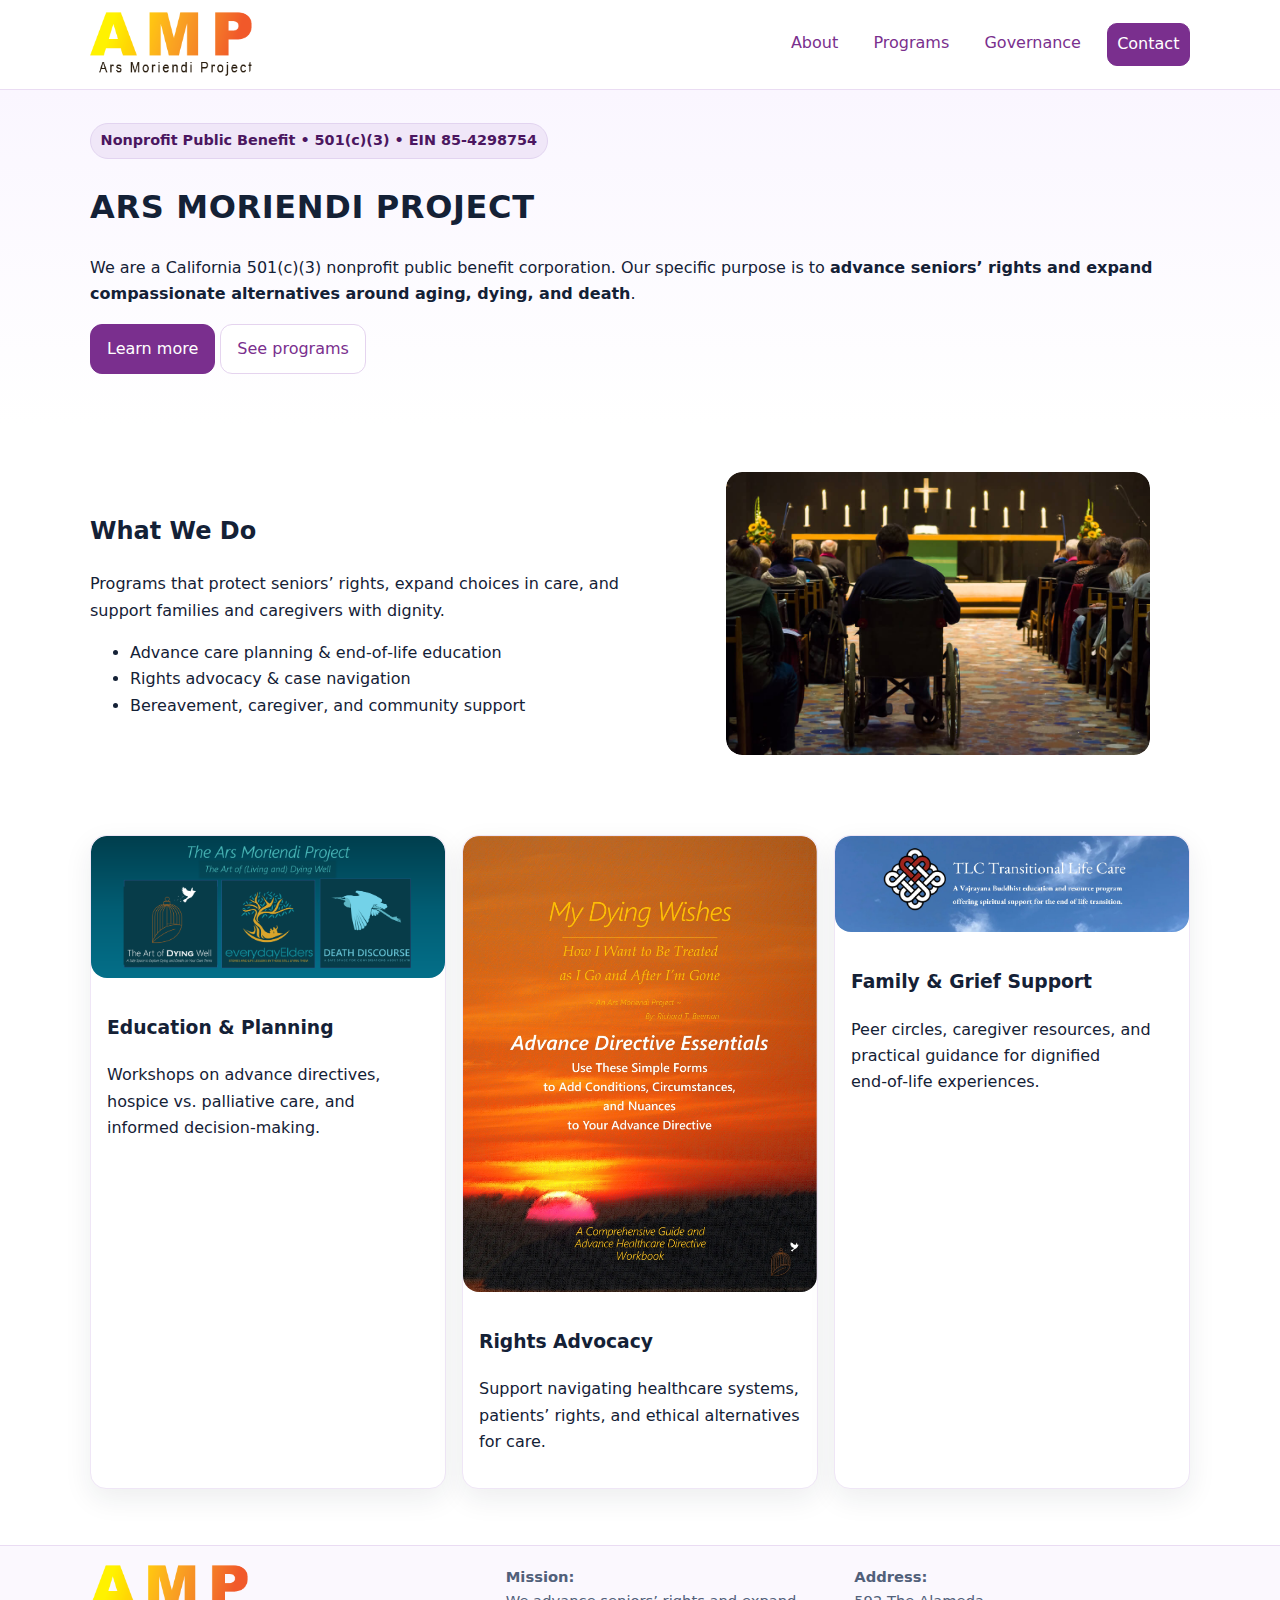
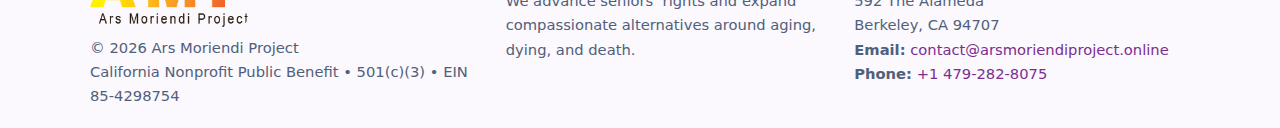
<file: index.html>
<!doctype html><html lang='en'><head><meta charset='utf-8'/><meta name='viewport' content='width=device-width,initial-scale=1'/><title>Home — Ars Moriendi Project</title><link rel='stylesheet' href='assets/styles.css'/><link rel='icon' href='images/logo.png'></head><body><header class="header"><div class="container nav">
  <a class="brand" href="index.html" aria-label="Home"><img src="images/logo.png" alt="Ars Moriendi Project logo"></a>
  <button class="menu-toggle" aria-label="Toggle navigation" aria-expanded="false">☰</button>
  <nav class="links" aria-label="Main">
    <a href="about.html">About</a>
    <a href="programs.html">Programs</a>
    <a href="governance.html">Governance</a>
    <a href="contact.html" class="btn btn-primary">Contact</a>
  </nav></div></header><main>
  <section class='hero'><div class='container inner'>
    <span class='badge'>Nonprofit Public Benefit • 501(c)(3) • EIN 85-4298754</span>
    <h1><span class='upper-strong'>ARS MORIENDI PROJECT</span></h1>
    <p>We are a California 501(c)(3) nonprofit public benefit corporation. Our specific purpose is to <strong>advance seniors’ rights and expand compassionate alternatives around aging, dying, and death</strong>.</p>
    <p><a class='btn btn-primary' href='about.html'>Learn more</a> <a class='btn' href='programs.html'>See programs</a></p>
  </div></section>

  <section class='section container split'>
    <div>
      <h2>What We Do</h2>
      <p>Programs that protect seniors’ rights, expand choices in care, and support families and caregivers with dignity.</p>
      <ul>
        <li>Advance care planning &amp; end‑of‑life education</li>
        <li>Rights advocacy &amp; case navigation</li>
        <li>Bereavement, caregiver, and community support</li>
      </ul>
    </div>
    <figure class='figure'><img src='images/hero.jpg' alt='Senior advocacy and family support'></figure>
  </section>

  <section class='section container grid-3'>
    <article class='card'><img src='images/education.jpg' alt='Education'><div class='card-body'>
      <h3>Education &amp; Planning</h3><p>Workshops on advance directives, hospice vs. palliative care, and informed decision‑making.</p></div></article>
    <article class='card'><img src='images/advocacy.jpg' alt='Advocacy'><div class='card-body'>
      <h3>Rights Advocacy</h3><p>Support navigating healthcare systems, patients’ rights, and ethical alternatives for care.</p></div></article>
    <article class='card'><img src='images/support.jpg' alt='Support'><div class='card-body'>
      <h3>Family &amp; Grief Support</h3><p>Peer circles, caregiver resources, and practical guidance for dignified end‑of‑life experiences.</p></div></article>
  </section>
</main><footer class="footer"><div class="container grid">
  <div><img src="images/logo.png" alt="" style="width:160px;height:auto;margin-bottom:.5rem;">
    <div class="small">© <span id="year"></span> Ars Moriendi Project</div>
    <div class="small">California Nonprofit Public Benefit • 501(c)(3) • EIN 85-4298754</div></div>
  <div><div class="small"><strong>Mission:</strong><br>We advance seniors’ rights and expand compassionate alternatives around aging, dying, and death.</div></div>
  <div><div class="small"><strong>Address:</strong><br>592 The Alameda<br>Berkeley, CA 94707<br>
    <strong>Email:</strong> <a href="mailto:contact@arsmoriendiproject.online">contact@arsmoriendiproject.online</a><br><strong>Phone:</strong> <a href="tel:+14792828075">+1 479-282-8075</a></div></div>
</div></footer>
<script>
  const b=document.querySelector('.menu-toggle'), l=document.querySelector('.links');
  if(b&&l){b.addEventListener('click',()=>{const o=getComputedStyle(l).display==='flex';l.style.display=o?'none':'flex';b.setAttribute('aria-expanded',o?'false':'true');});}
  const y=document.getElementById('year'); if(y) y.textContent=new Date().getFullYear();
</script></body></html>
</file>
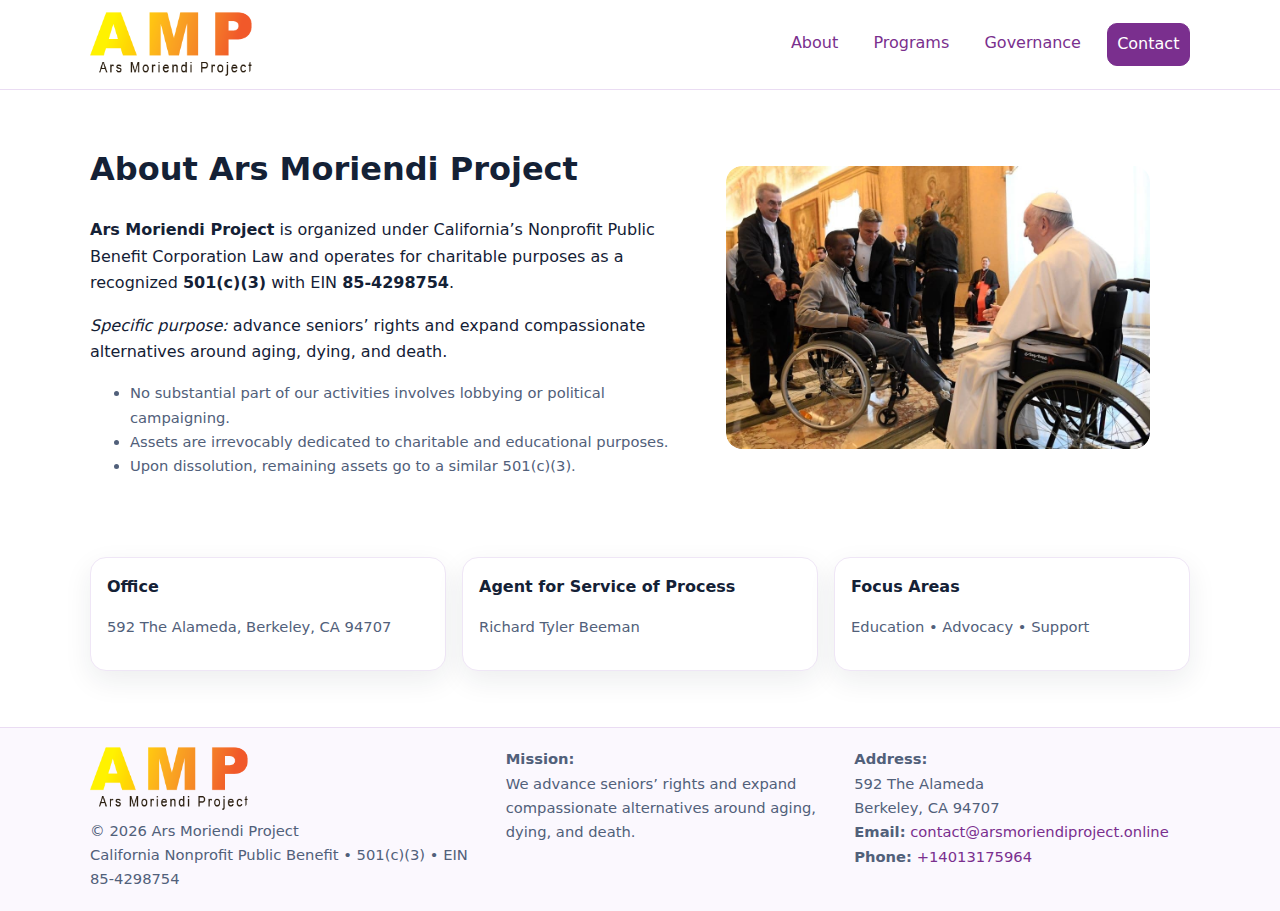
<file: about.html>
<!doctype html><html lang='en'><head><meta charset='utf-8'/><meta name='viewport' content='width=device-width,initial-scale=1'/><title>About — Ars Moriendi Project</title><link rel='stylesheet' href='assets/styles.css'/><link rel='icon' href='images/logo.png'></head><body><header class="header"><div class="container nav">
  <a class="brand" href="index.html" aria-label="Home"><img src="images/logo.png" alt="Ars Moriendi Project logo"></a>
  <button class="menu-toggle" aria-label="Toggle navigation" aria-expanded="false">☰</button>
  <nav class="links" aria-label="Main">
    <a href="about.html">About</a>
    <a href="programs.html">Programs</a>
    <a href="governance.html">Governance</a>
    <a href="contact.html" class="btn btn-primary">Contact</a>
  </nav></div></header><main class='section container split'>
  <div>
    <h1>About Ars Moriendi Project</h1>
    <p><strong>Ars Moriendi Project</strong> is organized under California’s Nonprofit Public Benefit Corporation Law and operates for charitable purposes as a recognized <strong>501(c)(3)</strong> with EIN <strong>85-4298754</strong>.</p>
    <p><em>Specific purpose:</em> advance seniors’ rights and expand compassionate alternatives around aging, dying, and death.</p>
    <ul class='small'>
      <li>No substantial part of our activities involves lobbying or political campaigning.</li>
      <li>Assets are irrevocably dedicated to charitable and educational purposes.</li>
      <li>Upon dissolution, remaining assets go to a similar 501(c)(3).</li>
    </ul>
  </div>
  <figure class='figure'><img src='images/about.jpg' alt='About our mission'></figure>
</main>

<section class='section container grid-3'>
  <div class='card'><div class='card-body'><strong>Office</strong><p class='small'>592 The Alameda, Berkeley, CA 94707</p></div></div>
  <div class='card'><div class='card-body'><strong>Agent for Service of Process</strong><p class='small'>Richard Tyler Beeman</p></div></div>
  <div class='card'><div class='card-body'><strong>Focus Areas</strong><p class='small'>Education • Advocacy • Support</p></div></div>
</section><footer class="footer"><div class="container grid">
  <div><img src="images/logo.png" alt="" style="width:160px;height:auto;margin-bottom:.5rem;">
    <div class="small">© <span id="year"></span> Ars Moriendi Project</div>
    <div class="small">California Nonprofit Public Benefit • 501(c)(3) • EIN 85-4298754</div></div>
  <div><div class="small"><strong>Mission:</strong><br>We advance seniors’ rights and expand compassionate alternatives around aging, dying, and death.</div></div>
  <div><div class="small"><strong>Address:</strong><br>592 The Alameda<br>Berkeley, CA 94707<br>
    <strong>Email:</strong> <a href="mailto:contact@arsmoriendiproject.online">contact@arsmoriendiproject.online</a><br><strong>Phone:</strong> <a href="tel:+14013175964">+14013175964</a></div></div>
</div></footer>
<script>
  const b=document.querySelector('.menu-toggle'), l=document.querySelector('.links');
  if(b&&l){b.addEventListener('click',()=>{const o=getComputedStyle(l).display==='flex';l.style.display=o?'none':'flex';b.setAttribute('aria-expanded',o?'false':'true');});}
  const y=document.getElementById('year'); if(y) y.textContent=new Date().getFullYear();
</script></body></html>
</file>
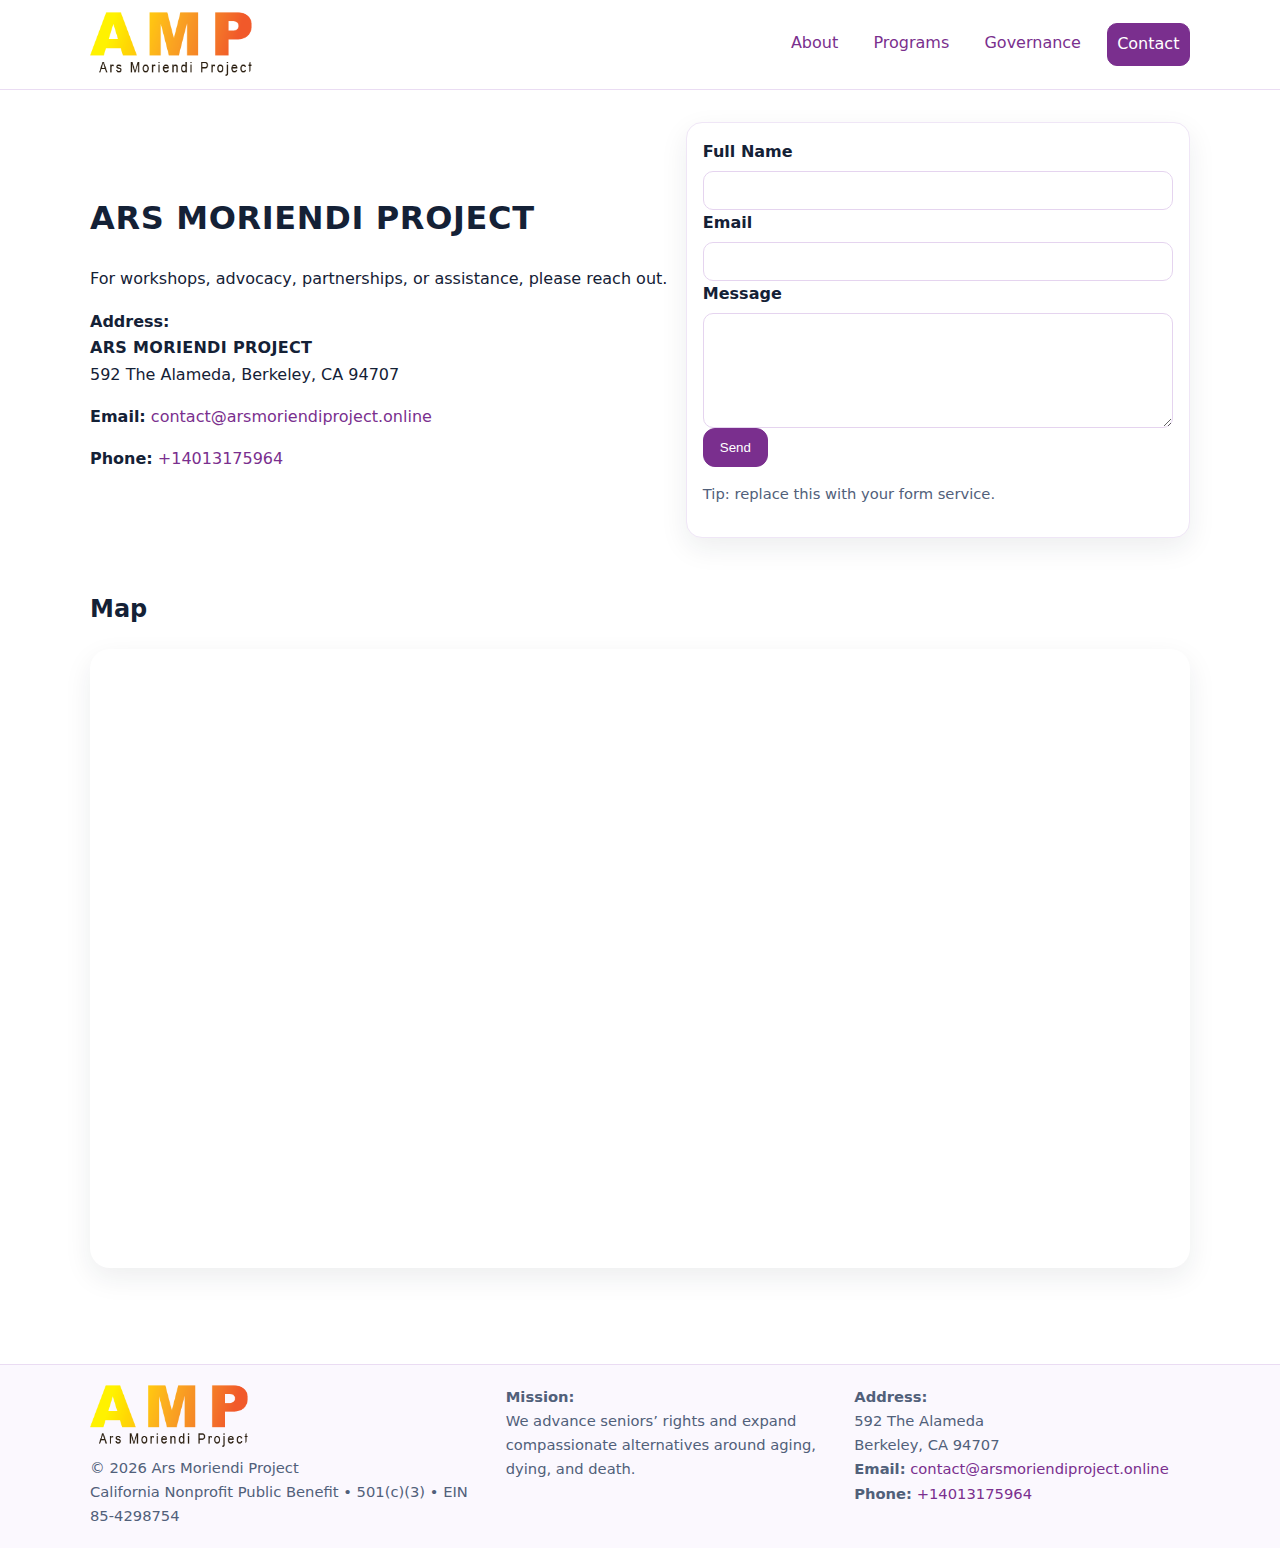
<file: contact.html>
<!doctype html><html lang='en'><head><meta charset='utf-8'/><meta name='viewport' content='width=device-width,initial-scale=1'/><title>Contact — Ars Moriendi Project</title><link rel='stylesheet' href='assets/styles.css'/><link rel='icon' href='images/logo.png'></head><body><header class="header"><div class="container nav">
  <a class="brand" href="index.html" aria-label="Home"><img src="images/logo.png" alt="Ars Moriendi Project logo"></a>
  <button class="menu-toggle" aria-label="Toggle navigation" aria-expanded="false">☰</button>
  <nav class="links" aria-label="Main">
    <a href="about.html">About</a>
    <a href="programs.html">Programs</a>
    <a href="governance.html">Governance</a>
    <a href="contact.html" class="btn btn-primary">Contact</a>
  </nav></div></header><main class='section container'>
  <div class='split'>
    <div>
      <h1><span class='upper-strong'>ARS MORIENDI PROJECT</span></h1>
      <p>For workshops, advocacy, partnerships, or assistance, please reach out.</p>
      <p><strong>Address:</strong><br><span class='upper-strong'>ARS MORIENDI PROJECT</span><br>592 The Alameda, Berkeley, CA 94707</p>
      <p><strong>Email:</strong> <a href='mailto:contact@arsmoriendiproject.online'>contact@arsmoriendiproject.online</a></p>
      <p><strong>Phone:</strong> <a href='tel:+14013175964'>+14013175964</a></p>
    </div>
    <form class='form card' onsubmit="event.preventDefault(); alert('Form endpoint not configured. Replace with your form service.');">
      <div class='card-body'>
        <label><span>Full Name</span><input type='text' required></label>
        <label><span>Email</span><input type='email' required></label>
        <label><span>Message</span><textarea rows='6' required></textarea></label>
        <button class='btn btn-primary' type='submit'>Send</button>
        <p class='small'>Tip: replace this with your form service.</p>
      </div>
    </form>
  </div>

  <section class='section'>
    <h2>Map</h2>
    <div class='map-embed'>
      <iframe title='Map to our address' loading='lazy' referrerpolicy='no-referrer-when-downgrade'
        src='https://www.google.com/maps?q=592%20The%20Alameda%2C%20Berkeley%2C%20CA%2094707&output=embed'></iframe>
    </div>
  </section>
</main><footer class="footer"><div class="container grid">
  <div><img src="images/logo.png" alt="" style="width:160px;height:auto;margin-bottom:.5rem;">
    <div class="small">© <span id="year"></span> Ars Moriendi Project</div>
    <div class="small">California Nonprofit Public Benefit • 501(c)(3) • EIN 85-4298754</div></div>
  <div><div class="small"><strong>Mission:</strong><br>We advance seniors’ rights and expand compassionate alternatives around aging, dying, and death.</div></div>
  <div><div class="small"><strong>Address:</strong><br>592 The Alameda<br>Berkeley, CA 94707<br>
    <strong>Email:</strong> <a href="mailto:contact@arsmoriendiproject.online">contact@arsmoriendiproject.online</a><br><strong>Phone:</strong> <a href="tel:+14013175964">+14013175964</a></div></div>
</div></footer>
<script>
  const b=document.querySelector('.menu-toggle'), l=document.querySelector('.links');
  if(b&&l){b.addEventListener('click',()=>{const o=getComputedStyle(l).display==='flex';l.style.display=o?'none':'flex';b.setAttribute('aria-expanded',o?'false':'true');});}
  const y=document.getElementById('year'); if(y) y.textContent=new Date().getFullYear();
</script></body></html>
</file>
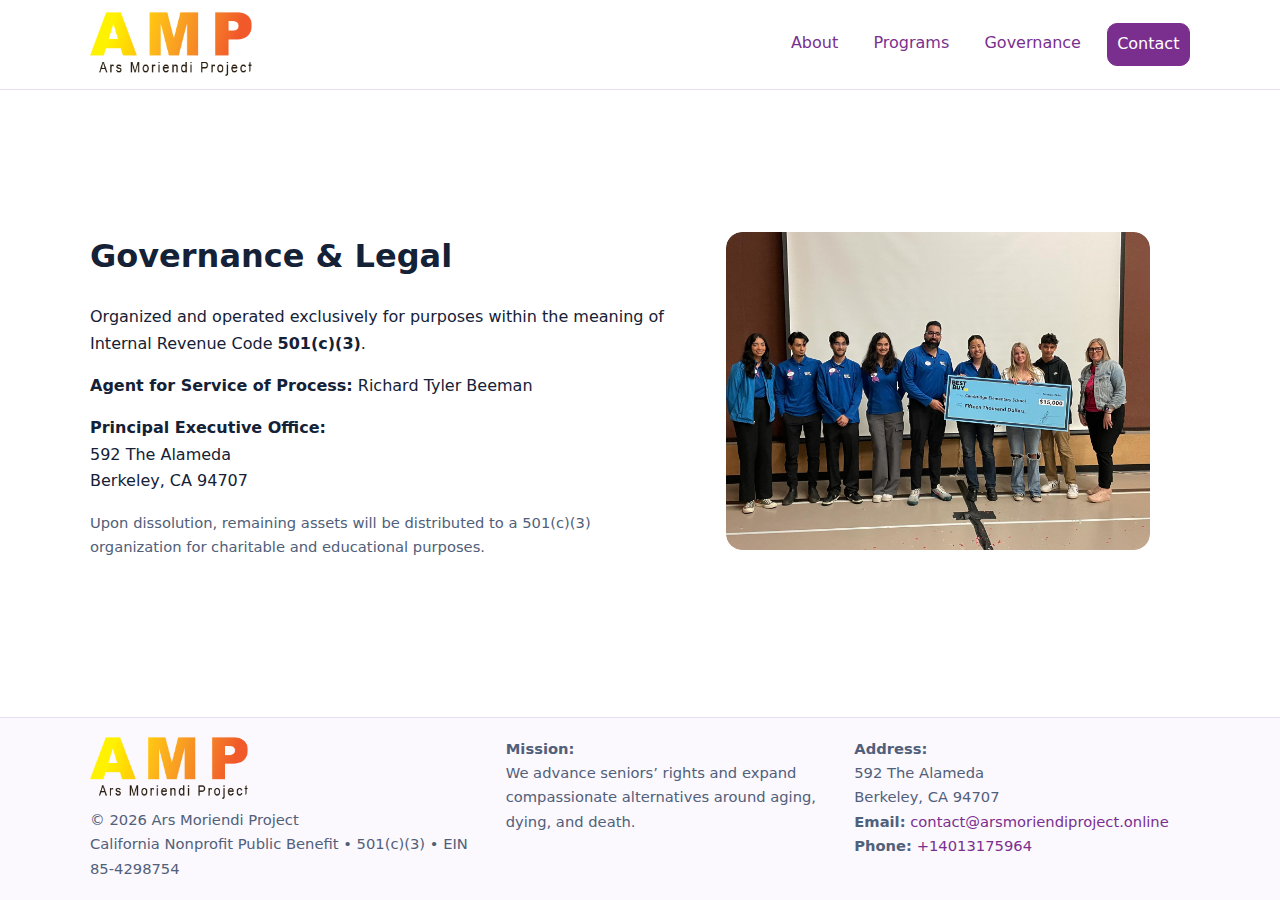
<file: governance.html>
<!doctype html><html lang='en'><head><meta charset='utf-8'/><meta name='viewport' content='width=device-width,initial-scale=1'/><title>Governance — Ars Moriendi Project</title><link rel='stylesheet' href='assets/styles.css'/><link rel='icon' href='images/logo.png'></head><body><header class="header"><div class="container nav">
  <a class="brand" href="index.html" aria-label="Home"><img src="images/logo.png" alt="Ars Moriendi Project logo"></a>
  <button class="menu-toggle" aria-label="Toggle navigation" aria-expanded="false">☰</button>
  <nav class="links" aria-label="Main">
    <a href="about.html">About</a>
    <a href="programs.html">Programs</a>
    <a href="governance.html">Governance</a>
    <a href="contact.html" class="btn btn-primary">Contact</a>
  </nav></div></header><main class='section container split'>
  <div>
    <h1>Governance &amp; Legal</h1>
    <p>Organized and operated exclusively for purposes within the meaning of Internal Revenue Code <strong>501(c)(3)</strong>.</p>
    <p><strong>Agent for Service of Process:</strong> Richard Tyler Beeman</p>
    <p><strong>Principal Executive Office:</strong><br>592 The Alameda<br>Berkeley, CA 94707</p>
    <p class='small'>Upon dissolution, remaining assets will be distributed to a 501(c)(3) organization for charitable and educational purposes.</p>
  </div>
  <figure class='figure'><img src='images/programs.jpg' alt='Governance documents'></figure>
</main><footer class="footer"><div class="container grid">
  <div><img src="images/logo.png" alt="" style="width:160px;height:auto;margin-bottom:.5rem;">
    <div class="small">© <span id="year"></span> Ars Moriendi Project</div>
    <div class="small">California Nonprofit Public Benefit • 501(c)(3) • EIN 85-4298754</div></div>
  <div><div class="small"><strong>Mission:</strong><br>We advance seniors’ rights and expand compassionate alternatives around aging, dying, and death.</div></div>
  <div><div class="small"><strong>Address:</strong><br>592 The Alameda<br>Berkeley, CA 94707<br>
    <strong>Email:</strong> <a href="mailto:contact@arsmoriendiproject.online">contact@arsmoriendiproject.online</a><br><strong>Phone:</strong> <a href="tel:+14013175964">+14013175964</a></div></div>
</div></footer>
<script>
  const b=document.querySelector('.menu-toggle'), l=document.querySelector('.links');
  if(b&&l){b.addEventListener('click',()=>{const o=getComputedStyle(l).display==='flex';l.style.display=o?'none':'flex';b.setAttribute('aria-expanded',o?'false':'true');});}
  const y=document.getElementById('year'); if(y) y.textContent=new Date().getFullYear();
</script></body></html>
</file>
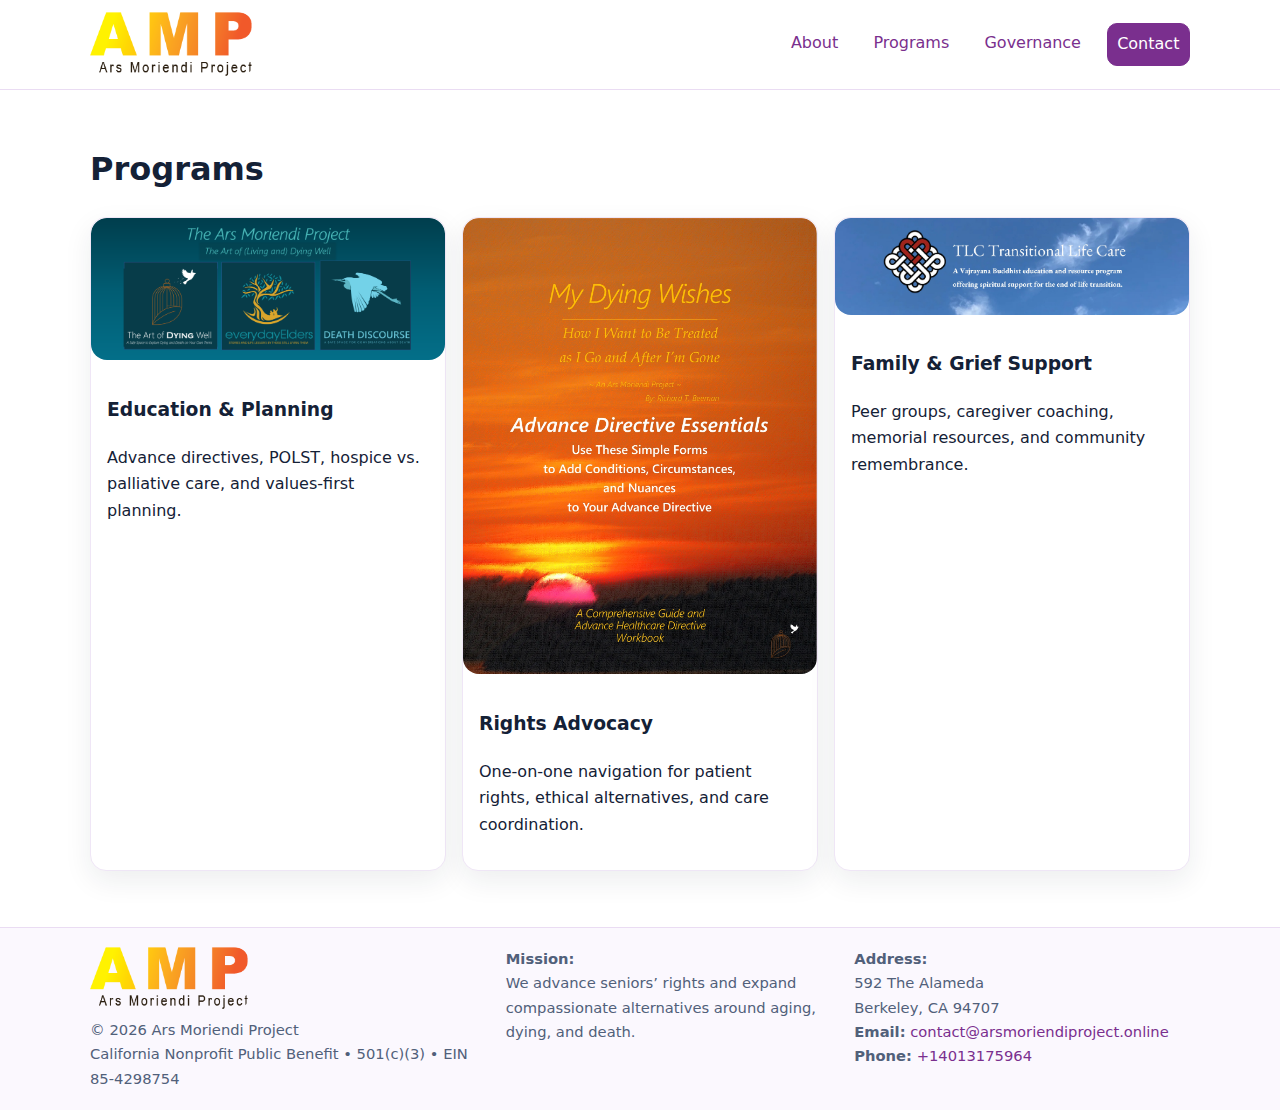
<file: programs.html>
<!doctype html><html lang='en'><head><meta charset='utf-8'/><meta name='viewport' content='width=device-width,initial-scale=1'/><title>Programs — Ars Moriendi Project</title><link rel='stylesheet' href='assets/styles.css'/><link rel='icon' href='images/logo.png'></head><body><header class="header"><div class="container nav">
  <a class="brand" href="index.html" aria-label="Home"><img src="images/logo.png" alt="Ars Moriendi Project logo"></a>
  <button class="menu-toggle" aria-label="Toggle navigation" aria-expanded="false">☰</button>
  <nav class="links" aria-label="Main">
    <a href="about.html">About</a>
    <a href="programs.html">Programs</a>
    <a href="governance.html">Governance</a>
    <a href="contact.html" class="btn btn-primary">Contact</a>
  </nav></div></header><main class='section container'>
  <h1>Programs</h1>
  <div class='grid-3'>
    <article class='card'>
      <img src='images/education.jpg' alt='Education & Planning'>
      <div class='card-body'>
        <h3>Education &amp; Planning</h3>
        <p>Advance directives, POLST, hospice vs. palliative care, and values‑first planning.</p>
      </div>
    </article>
    <article class='card'>
      <img src='images/advocacy.jpg' alt='Rights Advocacy'>
      <div class='card-body'>
        <h3>Rights Advocacy</h3>
        <p>One‑on‑one navigation for patient rights, ethical alternatives, and care coordination.</p>
      </div>
    </article>
    <article class='card'>
      <img src='images/support.jpg' alt='Family & Grief Support'>
      <div class='card-body'>
        <h3>Family &amp; Grief Support</h3>
        <p>Peer groups, caregiver coaching, memorial resources, and community remembrance.</p>
      </div>
    </article>
  </div>
</main><footer class="footer"><div class="container grid">
  <div><img src="images/logo.png" alt="" style="width:160px;height:auto;margin-bottom:.5rem;">
    <div class="small">© <span id="year"></span> Ars Moriendi Project</div>
    <div class="small">California Nonprofit Public Benefit • 501(c)(3) • EIN 85-4298754</div></div>
  <div><div class="small"><strong>Mission:</strong><br>We advance seniors’ rights and expand compassionate alternatives around aging, dying, and death.</div></div>
  <div><div class="small"><strong>Address:</strong><br>592 The Alameda<br>Berkeley, CA 94707<br>
    <strong>Email:</strong> <a href="mailto:contact@arsmoriendiproject.online">contact@arsmoriendiproject.online</a><br><strong>Phone:</strong> <a href="tel:+14013175964">+14013175964</a></div></div>
</div></footer>
<script>
  const b=document.querySelector('.menu-toggle'), l=document.querySelector('.links');
  if(b&&l){b.addEventListener('click',()=>{const o=getComputedStyle(l).display==='flex';l.style.display=o?'none':'flex';b.setAttribute('aria-expanded',o?'false':'true');});}
  const y=document.getElementById('year'); if(y) y.textContent=new Date().getFullYear();
</script></body></html>
</file>
<file: assets/styles.css>
:root{
  --text:#142136; --muted:#51607a; --bg:#ffffff;
  --brand:#7a2f8e; --soft:#f6effa; --accent:#b98ad0;
  --radius:16px; --shadow:0 10px 28px rgba(20,33,54,.08);
}
*{box-sizing:border-box}html,body{height:100%}
body{margin:0;font-family:Inter,system-ui,-apple-system,Segoe UI,Roboto,Arial,sans-serif;
     color:var(--text);background:var(--bg);line-height:1.65;min-height:100svh;display:flex;flex-direction:column}
main{flex:1 0 auto}a{color:var(--brand);text-decoration:none}a:hover{text-decoration:underline}
img{max-width:100%;display:block;border-radius:var(--radius)}
.container{width:min(1100px,92%);margin-inline:auto}
.header{position:sticky;top:0;background:#fff;border-bottom:1px solid #eadcf3;z-index:20}
.nav{display:flex;align-items:center;gap:.8rem;justify-content:space-between;padding:.75rem 0}
.brand img{width:164px;height:auto}
.menu-toggle{font-size:1.25rem;background:transparent;border:0;padding:.4rem .6rem;border-radius:10px}
.links{display:none;flex-direction:column;gap:.45rem}
.links a{padding:.45rem .6rem;border-radius:10px}
.links .active{background:var(--soft)}
.btn{display:inline-block;padding:.7rem 1rem;border:1px solid #e5d4ef;border-radius:12px;background:#fff}
.btn:hover{box-shadow:var(--shadow);text-decoration:none}
.btn-primary{background:var(--brand);border-color:var(--brand);color:#fff}
.hero{background:linear-gradient(180deg,#faf6ff,#ffffff)}.hero .inner{padding:2.1rem 0}
.badge{display:inline-flex;gap:.45rem;align-items:center;background:#f0e7f8;border:1px solid #e2d4f0;color:#4b1660;border-radius:999px;padding:.32rem .6rem;font-size:.9rem;font-weight:700}
.section{padding:2rem 0}.split{display:grid;grid-template-columns:1fr;gap:1rem;align-items:center}
.grid-3{display:grid;grid-template-columns:1fr;gap:1rem}
.card{background:#fff;border:1px solid #efe6f6;border-radius:var(--radius);box-shadow:var(--shadow);overflow:hidden}
.card-body{padding:1rem}.figure{overflow:hidden;border-radius:var(--radius)}
.footer{border-top:1px solid #eadcf3;background:#fbf8fe;margin-top:1.5rem}.footer .grid{display:grid;grid-template-columns:1fr;gap:.8rem;padding:1.2rem 0}
.small{font-size:.92rem;color:var(--muted)}.form{display:grid;grid-template-columns:1fr;gap:.8rem}label{display:grid;gap:.35rem;font-weight:600}
input,textarea{width:100%;padding:.7rem .8rem;border:1px solid #e5d4ef;border-radius:10px}
.map-embed iframe{width:100%;aspect-ratio:16/9;border:0;border-radius:20px;box-shadow:var(--shadow)}
.upper-strong{font-weight:800;text-transform:uppercase;letter-spacing:.02em}
@media(min-width:760px){.menu-toggle{display:none}.links{display:flex;flex-direction:row;gap:1rem}.grid-3{grid-template-columns:repeat(3,1fr)}.split{grid-template-columns:1.15fr 1fr}.footer .grid{grid-template-columns:1.2fr 1fr 1fr}}
</file>
